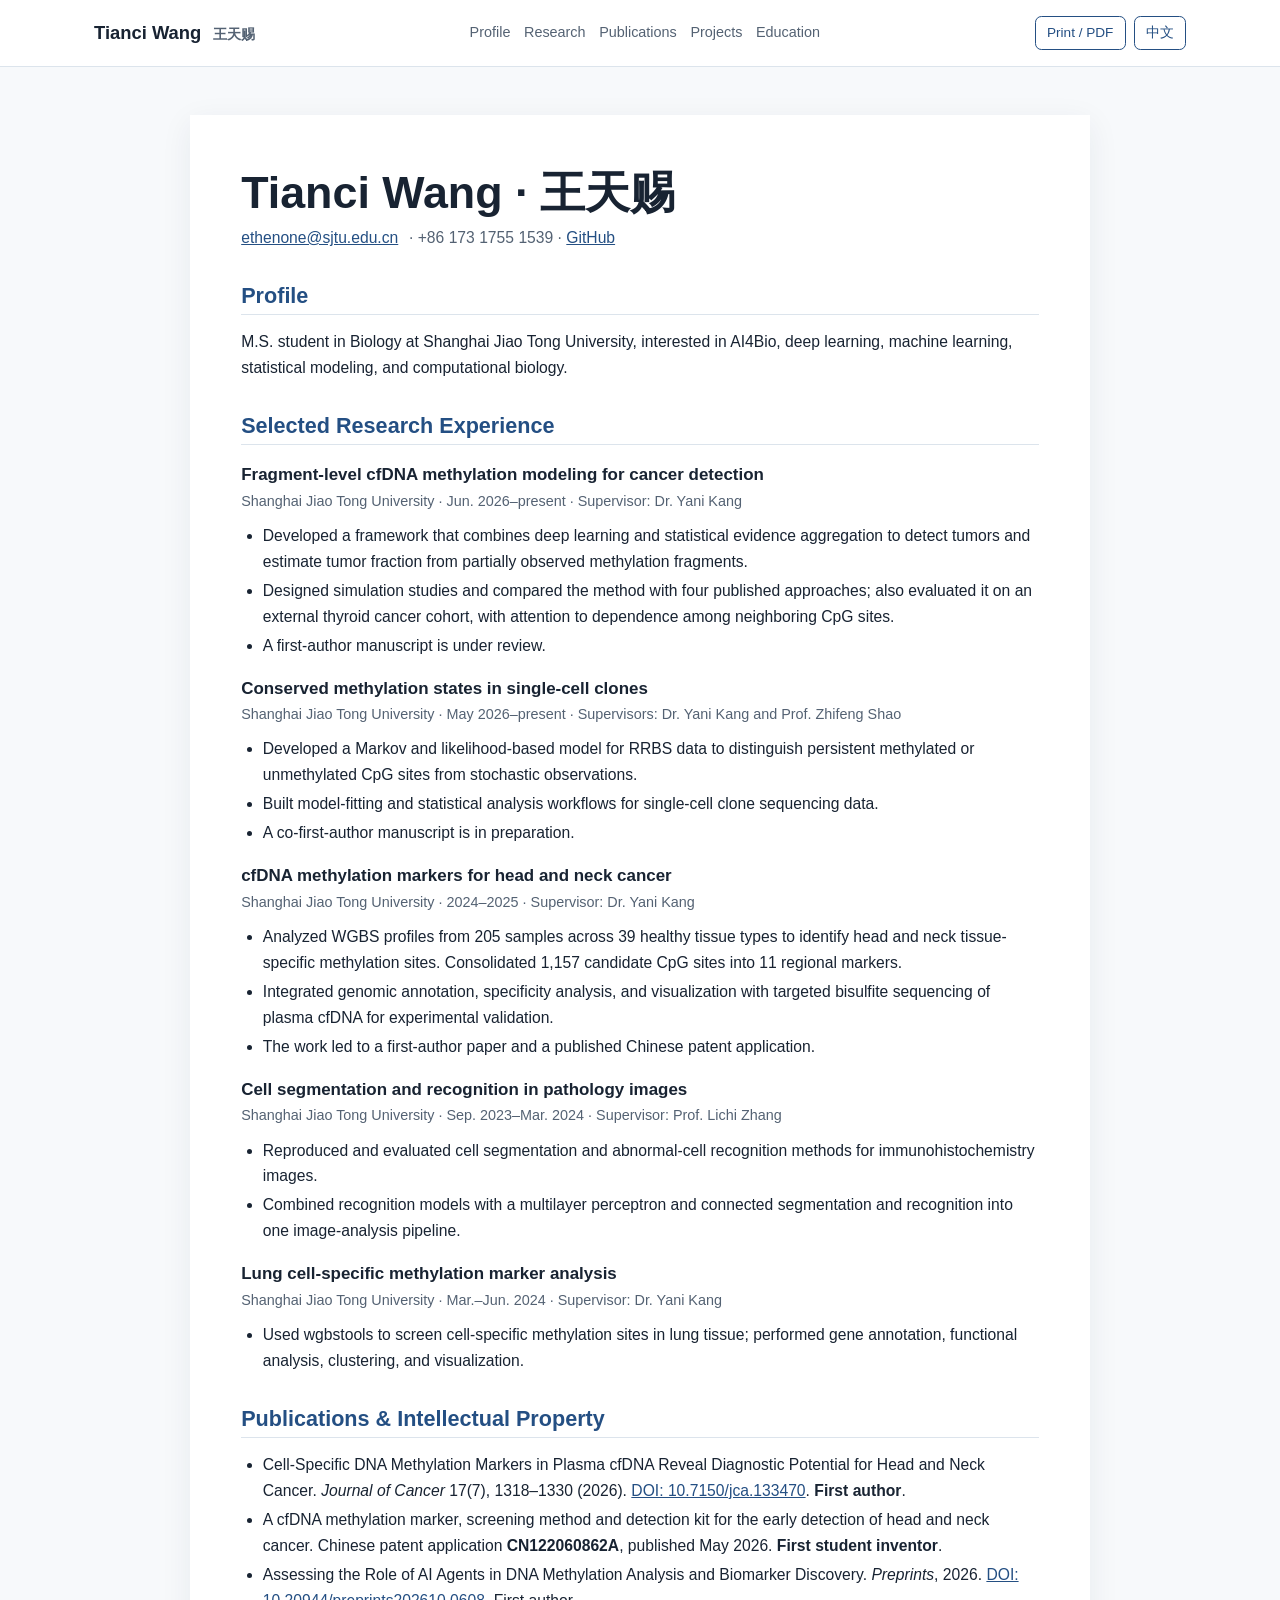
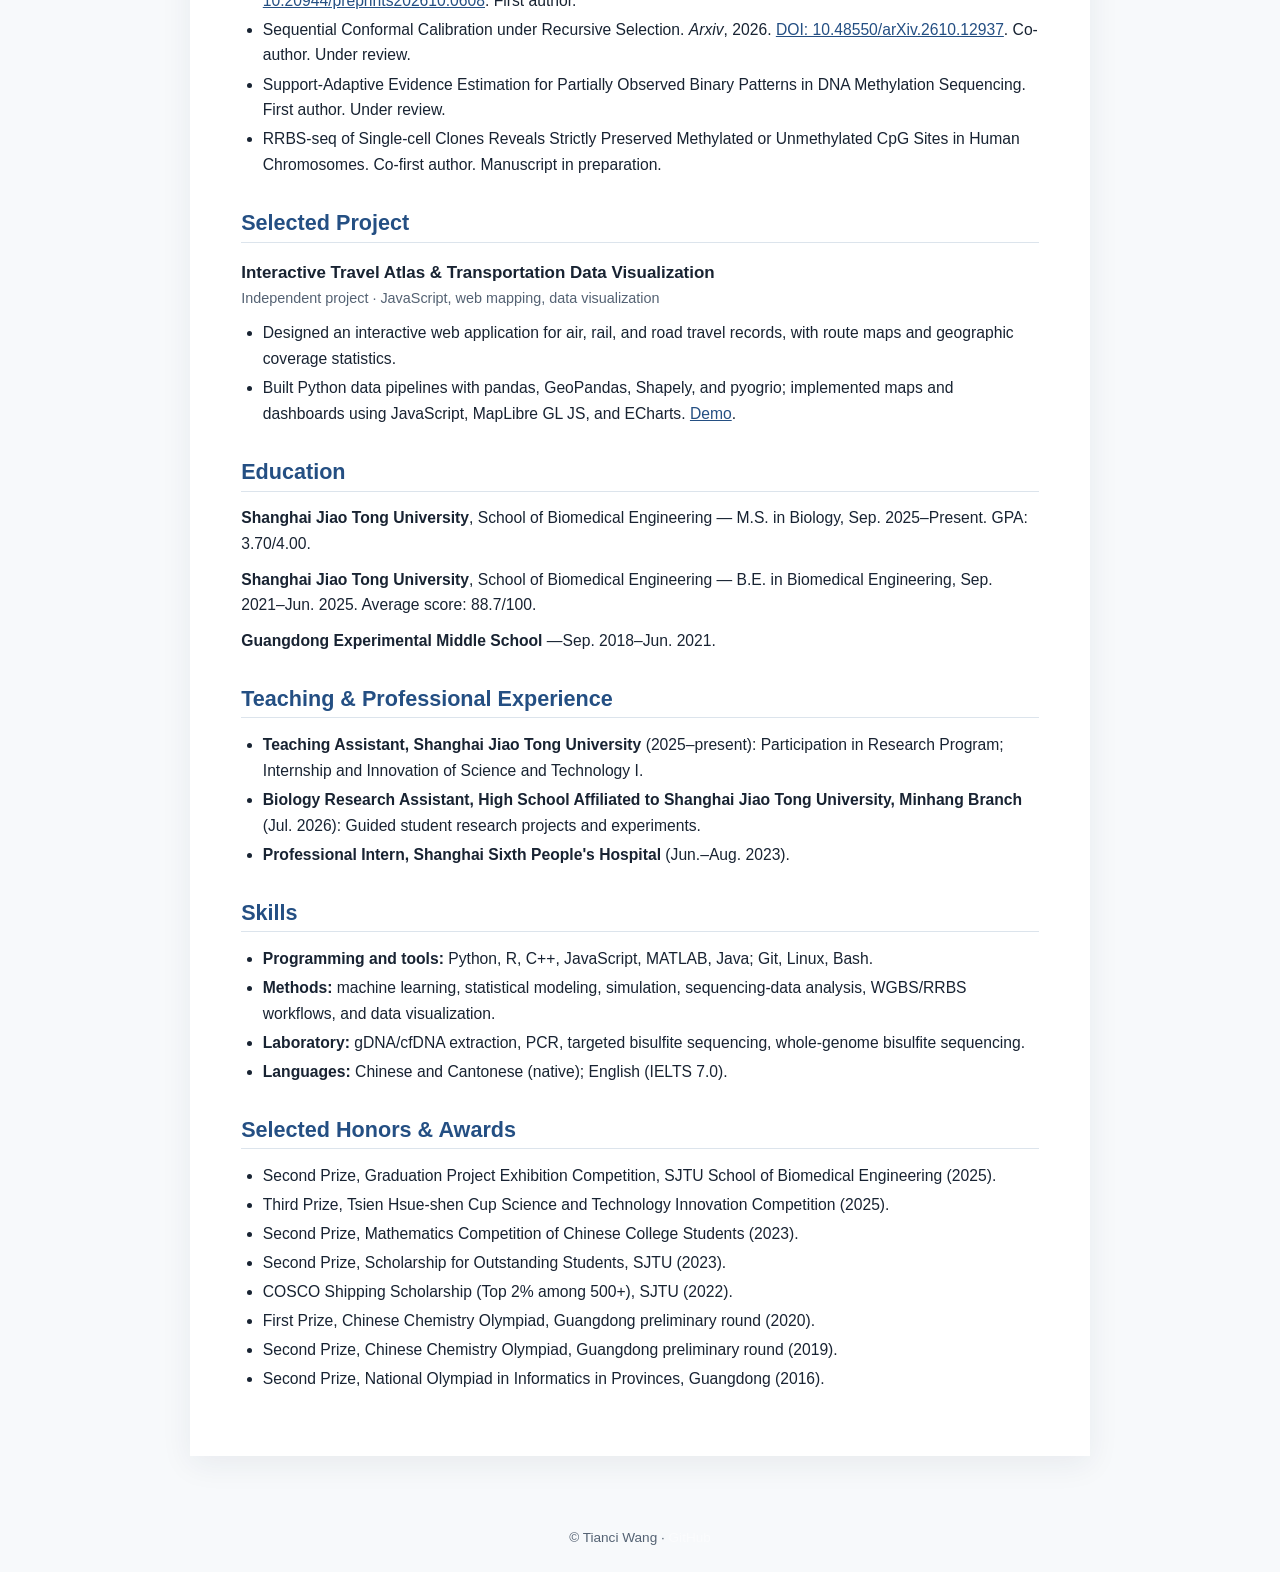
<file: index.html>
<!doctype html>
<html lang="en">
<head>
  <meta charset="utf-8">
  <meta name="viewport" content="width=device-width, initial-scale=1">
  <meta http-equiv="refresh" content="0; url=resume.html">
  <meta name="robots" content="noindex">
  <title>Tianci Wang | CV</title>
  <script>window.location.replace('resume.html' + window.location.search + window.location.hash);</script>
</head>
<body>
  <p><a href="resume.html">View Tianci Wang's CV / 查看王天赐的简历</a></p>
</body>
</html>
</file>
